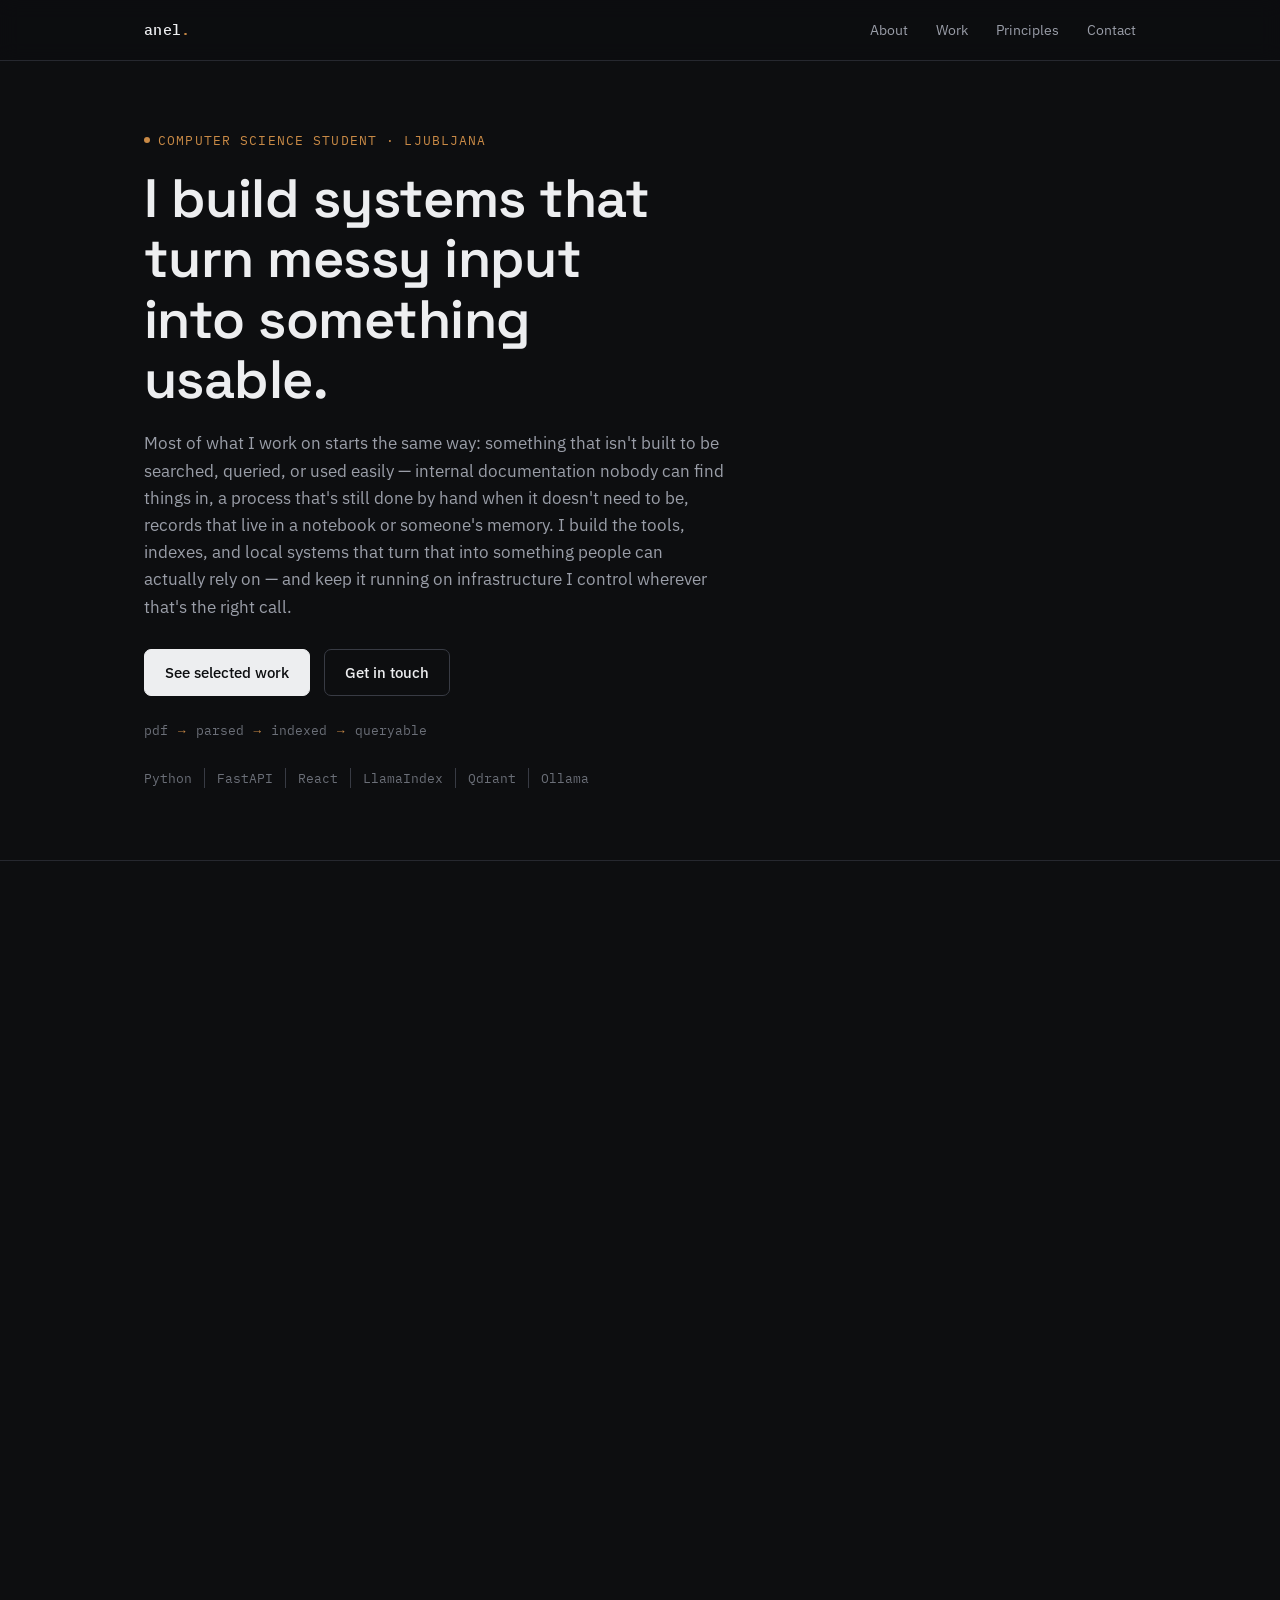
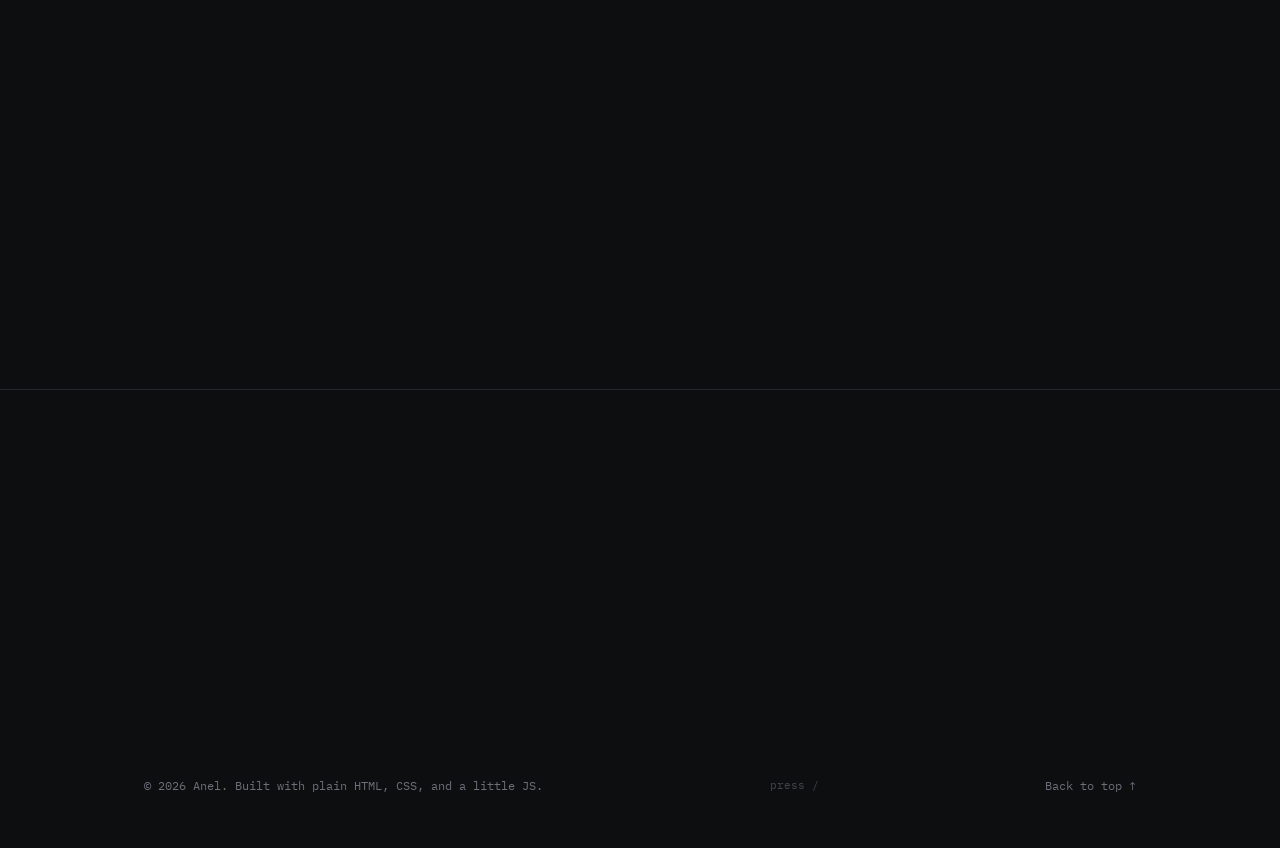
<file: index.html>
<!DOCTYPE html>
<html lang="en">
<head>
<meta charset="UTF-8">
<meta name="viewport" content="width=device-width, initial-scale=1.0">

<!-- Security headers set via meta (see README-SECURITY.md for the HTTP-header
     versions your host should also send — meta tags can't cover everything,
     e.g. frame-ancestors and X-Frame-Options only work as real headers). -->
<meta http-equiv="Content-Security-Policy" content="default-src 'self'; script-src 'self'; style-src 'self'; img-src 'self' data:; font-src 'self'; connect-src 'self'; object-src 'none'; base-uri 'self'; form-action 'self'; frame-ancestors 'none'; upgrade-insecure-requests">
<meta name="referrer" content="strict-origin-when-cross-origin">

<title>Anel — Computer and Information science student, Ljubljana</title>
<meta name="description" content="I build systems that turn messy input — documentation, records, manual processes — into something structured and usable. CS student in Ljubljana working on local-first RAG and automation tools.">

<!-- Open Graph -->
<meta property="og:title" content="Anel — Computer and Information science student, Ljubljana">
<meta property="og:description" content="I build systems that turn messy input into something usable — local RAG tools, document automation, and quiz platforms.">
<meta property="og:type" content="website">
<meta property="og:url" content="https://anels.netlify.app/">
<meta property="og:image" content="https://anels.netlify.app/og-image.png">
<meta name="twitter:card" content="summary_large_image">

<link rel="icon" type="image/svg+xml" href="favicon.svg">

<link rel="stylesheet" href="fonts.css">

<link rel="stylesheet" href="styles.css">
</head>
<body>

<a href="#main-content" class="skip-link">Skip to content</a>

<header class="site-nav">
  <div class="wrap nav-inner">
    <a href="#top" class="nav-logo">anel<span>.</span></a>
    <button class="nav-toggle" id="navToggle" aria-expanded="false" aria-controls="navLinks" aria-label="Toggle navigation menu">
      <svg viewBox="0 0 24 24" fill="none" stroke="currentColor" stroke-width="2" stroke-linecap="round"><line x1="4" y1="7" x2="20" y2="7"/><line x1="4" y1="12" x2="20" y2="12"/><line x1="4" y1="17" x2="20" y2="17"/></svg>
    </button>
    <ul class="nav-links" id="navLinks">
      <li class="nav-indicator" id="navIndicator" aria-hidden="true"></li>
      <li><a href="#about">About</a></li>
      <li><a href="#work">Work</a></li>
      <li><a href="#principles">Principles</a></li>
      <li><a href="#contact">Contact</a></li>
    </ul>
  </div>
</header>


<main id="top">
  <div id="main-content"></div>

  <section class="hero" id="hero">
    <div class="wrap">
      <span class="eyebrow">Computer science student · Ljubljana</span>
      <h1>I build systems that turn messy input into something usable.</h1>
      <p class="lede">
        Most of what I work on starts the same way: something that isn't built to be
        searched, queried, or used easily — internal documentation nobody can find things
        in, a process that's still done by hand when it doesn't need to be, records that
        live in a notebook or someone's memory. I build the tools, indexes, and local
        systems that turn that into something people can actually rely on — and
        keep it running on infrastructure I control wherever that's the right call.
      </p>
      <div class="hero-cta">
        <a href="#work" class="btn btn-primary">See selected work</a>
        <a href="#contact" class="btn btn-ghost">Get in touch</a>
      </div>
      <p class="hero-flow">pdf <span class="arrow">→</span> parsed <span class="arrow">→</span> indexed <span class="arrow">→</span> queryable</p>
      <div class="hero-meta">
        <span class="stack-item">Python</span>
        <span class="stack-item">FastAPI</span>
        <span class="stack-item">React</span>
        <span class="stack-item">LlamaIndex</span>
        <span class="stack-item">Qdrant</span>
        <span class="stack-item">Ollama</span>
      </div>
    </div>
  </section>

  <section id="about">
    <div class="wrap">
      <div class="section-head reveal">
        <span class="eyebrow">About</span>
        <h2>Document-heavy work, automated one system at a time</h2>
      </div>
      <div class="about-grid reveal">
        <div class="col-text">
          <p>
            I'm currently in my third year at FRI, the Faculty of Computer and Information
            Science in Ljubljana. Day to day, I work in IT at a company that supplies and
            services laboratory and analytical equipment — mostly building and maintaining
            a local RAG chatbot the team uses to search internal documentation and task
            history, plus the usual IT support: fixing whatever's broken on a colleague's
            machine that week.
          </p>
          <p>
            Outside of that, I build things for people who need something specific:
            FlockBook, a record-keeping app for a farmer tracking a flock of sheep, and
            QuizArena, a public quiz platform with a leaderboard and user ratings. I also
            run a small football and graphic design page on the side. The thread connecting
            all of it is the same regardless of domain: take something unstructured or hard
            to use, and turn it into something people can actually rely on.
          </p>
        </div>
        <aside class="about-aside">
          <dl>
            <dt>Based in</dt>
            <dd>Ljubljana, Slovenia</dd>
            <dt>Studying</dt>
            <dd>Computer &amp; information science, FRI</dd>
            <dt>Day to day</dt>
            <dd>Local RAG chatbot, IT support for colleagues</dd>
            <dt>Also building</dt>
            <dd>Tools for a couple of outside clients, on the side</dd>
          </dl>
        </aside>
      </div>
      <div class="about-grid about-grid-secondary reveal">
        <div class="col-text">
          <p>
            I've also spent time on design outside of code — business cards, logos,
            that kind of thing — and it's stuck with me. I still think about interfaces
            as design problems as much as engineering ones, which is part of why
            interfaces (this site included) get real attention, not just the systems
            behind them.
          </p>
        </div>
        <aside class="about-aside">
          <dl>
            <dt>Also designs</dt>
            <dd>Business cards, logos, UI/UX</dd>
          </dl>
        </aside>
      </div>
    </div>
  </section>

  <section id="work">
    <div class="wrap">
      <div class="section-head reveal">
        <span class="eyebrow">Selected work</span>
        <h2>A few projects that show how I approach a problem</h2>
        <p>Not an exhaustive list — the ones that best show the kind of work I actually enjoy.</p>
      </div>

      <div class="work-list">

        <article class="project reveal">
          <div class="project-head">
            <span class="project-title">Local RAG assistant over internal documentation</span>
            <span class="project-index">01</span>
          </div>
          <div class="flow">docs + task DB → LlamaIndex / Qdrant (hybrid) → Ollama (local LLM) → chat / CLI</div>
          <div class="project-body">
            <div>
              <h4>Problem</h4>
              <p>Colleagues needed to search internal documentation and past task history, but the material is sensitive enough that routing it through an external API wasn't an option.</p>
            </div>
            <div>
              <h4>What I built</h4>
              <p>A retrieval-augmented chatbot running entirely on local infrastructure: LlamaIndex over a Qdrant vector store with hybrid dense + sparse retrieval (bge-m3 embeddings plus BM25), served by a local Ollama model. A dual-mode retriever blends document search with a guarded natural-language-to-SQL agent over a MySQL task database, so the same interface answers "what does the policy say" and "what's the status of this task."</p>
            </div>
            <div>
              <h4>Why it matters</h4>
              <p>Ingestion handles PDF, DOCX, PPTX, CSV, and XLSX, plus OCR for scanned Slovenian, Croatian, and Serbian documents, with incremental indexing and checkpointing so re-runs don't start from zero. Nothing leaves the building.</p>
            </div>
          </div>

          <div class="diagram" role="img" aria-label="Diagram styled as a football tactics board: data sources sit at the back, ingestion in midfield, a highlighted dual-mode retriever as the central playmaker, the local Ollama model as the attacker, and the output as the goal, connected by dashed passing lines.">
            <svg viewBox="0 0 900 300" xmlns="http://www.w3.org/2000/svg" font-family="'IBM Plex Mono', monospace">
              <defs>
                <marker id="arrow" viewBox="0 0 10 10" refX="9" refY="5" markerWidth="6" markerHeight="6" orient="auto-start-reverse">
                  <path d="M0,0 L10,5 L0,10 z" fill="#c98a46"/>
                </marker>
              </defs>

              <!-- Pitch -->
              <rect x="30" y="35" width="840" height="245" rx="20" fill="none" stroke="#383b44" stroke-width="1"/>
              <rect x="760" y="90" width="70" height="120" rx="4" fill="none" stroke="#383b44" stroke-width="1" opacity="0.6"/>
              <line x1="450" y1="35" x2="450" y2="280" stroke="#383b44" stroke-width="1" opacity="0.6"/>
              <circle cx="450" cy="150" r="55" fill="none" stroke="#383b44" stroke-width="1" opacity="0.6"/>
              <text x="175" y="16" fill="#6b6f78" font-size="9.5" text-anchor="middle" letter-spacing="0.5">SOURCES</text>
              <text x="730" y="16" fill="#6b6f78" font-size="9.5" text-anchor="middle" letter-spacing="0.5">DELIVERY</text>

              <!-- Passing lanes -->
              <line class="flow-line" x1="116" y1="75" x2="234" y2="75" stroke="#c98a46" stroke-width="1.5" stroke-dasharray="4 4" marker-end="url(#arrow)"/>
              <line class="flow-line" x1="116" y1="225" x2="234" y2="225" stroke="#c98a46" stroke-width="1.5" stroke-dasharray="4 4" marker-end="url(#arrow)"/>
              <line class="flow-line" x1="265" y1="81" x2="431" y2="143" stroke="#c98a46" stroke-width="1.5" stroke-dasharray="4 4" marker-end="url(#arrow)"/>
              <line class="flow-line" x1="265" y1="219" x2="431" y2="157" stroke="#c98a46" stroke-width="1.5" stroke-dasharray="4 4" marker-end="url(#arrow)"/>
              <line class="flow-line" x1="470" y1="150" x2="634" y2="150" stroke="#c98a46" stroke-width="1.5" stroke-dasharray="4 4" marker-end="url(#arrow)"/>
              <line class="flow-line" x1="666" y1="150" x2="789" y2="150" stroke="#c98a46" stroke-width="1.5" stroke-dasharray="4 4" marker-end="url(#arrow)"/>

              <!-- Back line: sources -->
              <circle cx="100" cy="75" r="16" fill="#1c1e23" stroke="#383b44" stroke-width="1"/>
              <circle cx="100" cy="225" r="16" fill="#1c1e23" stroke="#383b44" stroke-width="1"/>
              <text x="100" y="107" fill="#9a9ea8" font-size="10" text-anchor="middle">Docs</text>
              <text x="100" y="121" fill="#6b6f78" font-size="8.5" text-anchor="middle">pdf · docx · pptx · csv</text>
              <text x="100" y="257" fill="#9a9ea8" font-size="10" text-anchor="middle">MySQL tasks</text>
              <text x="100" y="271" fill="#6b6f78" font-size="8.5" text-anchor="middle">internal task DB</text>

              <!-- Midfield: ingestion -->
              <circle cx="250" cy="75" r="16" fill="#1c1e23" stroke="#383b44" stroke-width="1"/>
              <circle cx="250" cy="225" r="16" fill="#1c1e23" stroke="#383b44" stroke-width="1"/>
              <text x="250" y="107" fill="#9a9ea8" font-size="10" text-anchor="middle">Ingest + embed</text>
              <text x="250" y="121" fill="#6b6f78" font-size="8.5" text-anchor="middle">bge-m3, OCR, checkpoints</text>
              <text x="250" y="257" fill="#9a9ea8" font-size="10" text-anchor="middle">Guarded SQL agent</text>
              <text x="250" y="271" fill="#6b6f78" font-size="8.5" text-anchor="middle">read-only, natural language</text>

              <!-- Playmaker: retriever -->
              <circle cx="450" cy="150" r="20" fill="#221a10" stroke="#c98a46" stroke-width="1.5"/>
              <text x="450" y="186" fill="#c98a46" font-size="10.5" text-anchor="middle">Dual-mode retriever</text>
              <text x="450" y="200" fill="#c98a46" font-size="8.5" text-anchor="middle" opacity="0.8">docs / db / both — Qdrant hybrid</text>

              <!-- Striker: local model -->
              <circle cx="650" cy="150" r="16" fill="#1c1e23" stroke="#383b44" stroke-width="1"/>
              <text x="650" y="182" fill="#9a9ea8" font-size="10" text-anchor="middle">Ollama</text>
              <text x="650" y="196" fill="#6b6f78" font-size="8.5" text-anchor="middle">local LLM</text>

              <!-- Goal: output -->
              <rect x="790" y="138" width="54" height="24" rx="4" fill="#1c1e23" stroke="#383b44" stroke-width="1"/>
              <line x1="797" y1="142" x2="797" y2="158" stroke="#383b44" stroke-width="0.5"/>
              <line x1="807" y1="142" x2="807" y2="158" stroke="#383b44" stroke-width="0.5"/>
              <line x1="817" y1="142" x2="817" y2="158" stroke="#383b44" stroke-width="0.5"/>
              <line x1="827" y1="142" x2="827" y2="158" stroke="#383b44" stroke-width="0.5"/>
              <line x1="837" y1="142" x2="837" y2="158" stroke="#383b44" stroke-width="0.5"/>
              <text x="817" y="178" fill="#9a9ea8" font-size="10" text-anchor="middle">Output</text>
              <text x="817" y="192" fill="#6b6f78" font-size="8.5" text-anchor="middle">CLI / Streamlit chat</text>
            </svg>
          </div>

          <div class="project-tags">
            <span class="tag">Python</span>
            <span class="tag">LlamaIndex</span>
            <span class="tag">Qdrant</span>
            <span class="tag">Ollama</span>
            <span class="tag">MySQL</span>
            <span class="tag">Streamlit</span>
          </div>
          <div class="project-links">
            <span class="private">Internal company project · source not public</span>
          </div>
        </article>

                <article class="project reveal">
          <div class="project-head">
            <span class="project-title">Urnik Optimizer — conflict-free lab schedules for FRI students</span>
            <span class="project-index">02</span>
          </div>
          <div class="flow">student ID → serverless scraper → backtracking search → ranked weeks + groups to request</div>
          <div class="project-body">
            <div>
              <h4>Problem</h4>
              <p>Every semester, FRI students get a timetable where lab sessions clash with each other or with lectures, or are scattered across the week with long gaps. Finding a better combination by hand means comparing dozens of group options across every subject.</p>
            </div>
            <div>
              <h4>What I built</h4>
              <p>A web app that loads a student's timetable from the faculty site through a Netlify function, then treats lab selection as a constraint satisfaction problem: a backtracking search tries every combination of lab groups, drops any with overlaps, and ranks the rest by the student's own priorities — free days, gaps, early or late hours. It ends with a concrete list of which groups to keep, swap or join.</p>
            </div>
            <div>
              <h4>Why it matters</h4>
              <p>It solves a problem every FRI student runs into at the start of a semester. Subject pages are cached so the faculty server isn't hammered, student IDs are never stored, and the solver is covered by tests that run on every push.</p>
            </div>
          </div>
          <div class="project-tags">
            <span class="tag">JavaScript</span>
            <span class="tag">Netlify Functions</span>
            <span class="tag">Web scraping</span>
            <span class="tag">Backtracking</span>
            <span class="tag">GitHub Actions</span>
            <span class="tag">Live</span>
          </div>
          <div class="project-links">
            <a href="https://urnik-optimizer.netlify.app/" target="_blank" rel="noopener noreferrer">View live ↗</a>
            <a href="https://github.com/iamsakan/urnik-optimizer" target="_blank" rel="noopener noreferrer">View source ↗</a>
          </div>
        </article>

        <article class="project reveal">
          <div class="project-head">
            <span class="project-title">QuizArena — a public quiz platform</span>
            <span class="project-index">02</span>
          </div>
          <div class="flow">author quizzes → public browsing → solve & score → rate once → leaderboard</div>
          <div class="project-body">
            <div>
              <h4>Problem</h4>
              <p>Ad-hoc quizzes are easy to write and hard to trust — there's no way to tell a well-made one from a rushed one before you've already spent time on it, and no easy way to see whether you're actually improving across repeated attempts.</p>
            </div>
            <div>
              <h4>What I built</h4>
              <p>A web app for creating, browsing, and solving quizzes, with results tracked per user so people can watch their own progress over time. Every quiz can be rated once after solving, so quizzes can be sorted by rating instead of just recency — a much better signal for someone deciding what to try next. A leaderboard adds a bit of competitive motivation on top.</p>
            </div>
            <div>
              <h4>Why it matters</h4>
              <p>It turns quiz-taking into something with a feedback loop on both sides — progress tracking for the person answering, and a quality signal (via ratings) for whoever wrote the quiz.</p>
            </div>
          </div>
          <div class="project-tags">
            <span class="tag">Quiz platform</span>
            <span class="tag">Leaderboard</span>
            <span class="tag">User ratings</span>
            <span class="tag">Live</span>
          </div>
          <div class="project-links">
            <a href="https://quizarena-is.azurewebsites.net/" target="_blank" rel="noopener noreferrer">View live ↗</a>
          </div>
        </article>

        <article class="project reveal">
          <div class="project-head">
            <span class="project-title">Order acknowledgement parser</span>
            <span class="project-index">03</span>
          </div>
          <div class="flow">order PDF → parsed BOM (flat + nested) → validated Excel (totals + checks)</div>
          <div class="project-body">
            <div>
              <h4>Problem</h4>
              <p>Lab equipment order acknowledgements arrive as PDFs with flat or deeply nested bill-of-materials structures, and turning them into something finance and fulfillment can actually work with used to be a manual copy-paste job.</p>
            </div>
            <div>
              <h4>What I built</h4>
              <p>A Python script that parses both BOM structures and exports a structured Excel file — colour-coded rows, formula-based totals, and a validation pass that flags rows that don't add up — after I'd done the conversion by hand once to know exactly which edge cases mattered.</p>
            </div>
            <div>
              <h4>Why it matters</h4>
              <p>It replaced a recurring, error-prone manual task with something that runs the same way every time, in a workflow conducted mostly in Slovenian.</p>
            </div>
          </div>
          <div class="project-tags">
            <span class="tag">Python</span>
            <span class="tag">PDF parsing</span>
            <span class="tag">Excel automation</span>
          </div>
          <div class="project-links">
            <span class="private">Internal company project · source not public</span>
          </div>
        </article>

        <article class="project reveal">
          <div class="project-head">
            <span class="project-title">FlockBook — flock record-keeping for a farmer</span>
            <span class="project-index">04</span>
          </div>
          <div class="flow">record per animal → weight · medical · breeding → CSV export</div>
          <div class="project-body">
            <div>
              <h4>Problem</h4>
              <p>Tracking a flock of sheep by hand makes it hard to see any one animal's history — weight over time, medical treatments, breeding and lambing — without digging through paper records or relying on memory.</p>
            </div>
            <div>
              <h4>What I built</h4>
              <p>A mobile-friendly React app for logging and reviewing records per animal: weight history, medical treatments, reminders, and lambing/breeding records, with CSV export for anything that needs to leave the app — an accountant, a vet, a buyer.</p>
            </div>
            <div>
              <h4>Why it matters</h4>
              <p>It's live and actually in use, not just a repo that runs on a laptop.</p>
            </div>
          </div>
          <div class="project-tags">
            <span class="tag">React</span>
            <span class="tag">CSV export</span>
            <span class="tag">Netlify</span>
          </div>
          <div class="project-links">
            <a href="https://mojeovce.netlify.app/" target="_blank" rel="noopener noreferrer">View live ↗</a>
            <a href="https://github.com/iamsakan/flockbook" target="_blank" rel="noopener noreferrer">View source ↗</a>
          </div>
        </article>

      </div>
    </div>
  </section>

  <section id="principles">
    <div class="wrap">
      <div class="section-head reveal">
        <span class="eyebrow">How I work</span>
        <h2>A few things true across most of these projects</h2>
      </div>
      <div class="principles-grid reveal">
        <div class="principle">
          <span class="eyebrow">Local-first</span>
          <p>If a task doesn't need the cloud, it doesn't get the cloud. Internal documents and task data stay on infrastructure I control, indexed and queried by models running locally.</p>
        </div>
        <div class="principle">
          <span class="eyebrow">Built for real people</span>
          <p>A project isn't done when the code runs — it's done when someone's actually using it. Coworkers search documentation through the RAG chatbot, a farmer logs flock records in FlockBook, people solve and rate quizzes on QuizArena. That's the bar, not a repo that only runs on a laptop.</p>
        </div>
        <div class="principle">
          <span class="eyebrow">Don't trust free text</span>
          <p>Language models draft well and promise structure badly. I constrain outputs with schemas, validate them against the source, and keep a guarded path — like read-only SQL — between a model and anything that matters.</p>
        </div>
        <div class="principle">
          <span class="eyebrow">Automate after, not instead of</span>
          <p>Most of my tools started as a task I did by hand at least once. That manual pass is what tells you which edge cases actually matter before you build the wrong automation.</p>
        </div>
      </div>
    </div>
  </section>

  <section id="technology">
    <div class="wrap">
      <div class="section-head reveal">
        <span class="eyebrow">Technology</span>
        <h2>What I actually build with</h2>
      </div>
      <div class="tech-grid reveal">
        <div class="tech-group">
          <h3>Languages</h3>
          <ul>
            <li>Python</li>
            <li>Java</li>
            <li>TypeScript / JavaScript</li>
            <li>SQL</li>
            <li>PHP</li>
          </ul>
        </div>
        <div class="tech-group">
          <h3>AI &amp; retrieval</h3>
          <ul>
            <li>Ollama</li>
            <li>LlamaIndex</li>
            <li>Qdrant</li>
            <li>Hybrid / BM25 search</li>
          </ul>
        </div>
        <div class="tech-group">
          <h3>Backend &amp; data</h3>
          <ul>
            <li>FastAPI</li>
            <li>MySQL / SQLite</li>
            <li>PDF, DOCX, PPTX parsing</li>
            <li>OCR</li>
          </ul>
        </div>
        <div class="tech-group">
          <h3>Frontend</h3>
          <ul>
            <li>React</li>
            <li>Semantic, accessible HTML</li>
          </ul>
        </div>
      </div>
    </div>
  </section>

  <section id="now">
    <div class="wrap">
      <div class="section-head reveal">
        <span class="eyebrow">Currently exploring</span>
        <h2>What's next</h2>
      </div>
      <div class="now-box reveal">
        <p>
          I'm still narrowing down my diploma thesis topic — leaning toward something that
          builds on the local, LLM-assisted tooling I already work with day to day, but I'd
          rather not lay out specifics here before it's settled.
        </p>
        <p>
          In parallel, I'm archiving a vendor's support knowledge base so it can be indexed
          into the same local retrieval system I built for internal documentation — extending
          it from "our" documents to a much larger reference library.
        </p>
      </div>
    </div>
  </section>

  <section id="contact">
    <div class="wrap">
      <div class="contact-grid reveal">
        <div>
          <span class="eyebrow">Contact</span>
          <h2 class="mt-10">Get in touch</h2>
          <p class="mt-16">
            If you're working on something involving document processing, local language
            models, or data that shouldn't leave your building, I'd like to hear about it.
          </p>
        </div>
        <div>
          <ul class="contact-links">
            <li>
              <span class="label">Email</span>
              <a href="mailto:anel.sakanovic77@gmail.com">anel.sakanovic77@gmail.com</a>
            </li>
            <li>
              <span class="label">GitHub</span>
              <a href="https://github.com/IamSakan" target="_blank" rel="noopener noreferrer">github.com/IamSakan</a>
            </li>
            <li>
              <span class="label">LinkedIn</span>
              <a href="https://linkedin.com/in/anel-sakanovic" target="_blank" rel="noopener noreferrer">linkedin.com/in/anel-sakanovic</a>
            </li>
          </ul>
          
        </div>
      </div>
    </div>
  </section>

</main>

<footer>
  <p>&copy; <span id="year"></span> Anel. Built with plain HTML, CSS, and a little JS.</p>
  <button type="button" class="egg-hint" id="eggHintBtn" aria-label="Open command prompt">press /</button>
  <a href="#top" class="to-top">Back to top ↑</a>
</footer>

<div class="egg-overlay" id="eggOverlay" role="dialog" aria-modal="true" aria-label="Command prompt">
  <div class="egg-panel">
    <div class="egg-output" id="eggOutput">
      <div class="line">type <span class="egg-accent">/help</span> to see what's here.</div>
    </div>
    <div class="egg-input-row">
      <span class="egg-prompt">/</span>
      <input type="text" id="eggInput" class="egg-input" placeholder="whoami" autocomplete="off" spellcheck="false">
      <kbd class="egg-esc">esc</kbd>
    </div>
  </div>
</div>


<script src="script.js" defer></script>

</body>
</html>
</file>
<file: fonts.css>
/* Self-hosted fonts — replaces the Google Fonts CDN link.
   Subsets: latin + latin-ext (covers Slovenian diacritics č š ž). */

@font-face {
  font-family: 'Space Grotesk';
  font-style: normal;
  font-weight: 500;
  font-display: swap;
  src: url('fonts/space-grotesk-latin-500-normal.woff2') format('woff2');
  unicode-range: U+0000-00FF,U+0131,U+0152-0153,U+02BB-02BC,U+02C6,U+02DA,U+02DC,U+2000-206F,U+2074,U+20AC,U+2122,U+2191,U+2193,U+2212,U+2215,U+FEFF,U+FFFD;
}
@font-face {
  font-family: 'Space Grotesk';
  font-style: normal;
  font-weight: 500;
  font-display: swap;
  src: url('fonts/space-grotesk-latin-ext-500-normal.woff2') format('woff2');
  unicode-range: U+0100-024F,U+0259,U+1E00-1EFF,U+2020,U+20A0-20AB,U+20AD-20CF,U+2113,U+2C60-2C7F,U+A720-A7FF;
}
@font-face {
  font-family: 'Space Grotesk';
  font-style: normal;
  font-weight: 600;
  font-display: swap;
  src: url('fonts/space-grotesk-latin-600-normal.woff2') format('woff2');
  unicode-range: U+0000-00FF,U+0131,U+0152-0153,U+02BB-02BC,U+02C6,U+02DA,U+02DC,U+2000-206F,U+2074,U+20AC,U+2122,U+2191,U+2193,U+2212,U+2215,U+FEFF,U+FFFD;
}
@font-face {
  font-family: 'Space Grotesk';
  font-style: normal;
  font-weight: 600;
  font-display: swap;
  src: url('fonts/space-grotesk-latin-ext-600-normal.woff2') format('woff2');
  unicode-range: U+0100-024F,U+0259,U+1E00-1EFF,U+2020,U+20A0-20AB,U+20AD-20CF,U+2113,U+2C60-2C7F,U+A720-A7FF;
}
@font-face {
  font-family: 'Space Grotesk';
  font-style: normal;
  font-weight: 700;
  font-display: swap;
  src: url('fonts/space-grotesk-latin-700-normal.woff2') format('woff2');
  unicode-range: U+0000-00FF,U+0131,U+0152-0153,U+02BB-02BC,U+02C6,U+02DA,U+02DC,U+2000-206F,U+2074,U+20AC,U+2122,U+2191,U+2193,U+2212,U+2215,U+FEFF,U+FFFD;
}
@font-face {
  font-family: 'Space Grotesk';
  font-style: normal;
  font-weight: 700;
  font-display: swap;
  src: url('fonts/space-grotesk-latin-ext-700-normal.woff2') format('woff2');
  unicode-range: U+0100-024F,U+0259,U+1E00-1EFF,U+2020,U+20A0-20AB,U+20AD-20CF,U+2113,U+2C60-2C7F,U+A720-A7FF;
}

@font-face {
  font-family: 'IBM Plex Sans';
  font-style: normal;
  font-weight: 400;
  font-display: swap;
  src: url('fonts/ibm-plex-sans-latin-400-normal.woff2') format('woff2');
  unicode-range: U+0000-00FF,U+0131,U+0152-0153,U+02BB-02BC,U+02C6,U+02DA,U+02DC,U+2000-206F,U+2074,U+20AC,U+2122,U+2191,U+2193,U+2212,U+2215,U+FEFF,U+FFFD;
}
@font-face {
  font-family: 'IBM Plex Sans';
  font-style: normal;
  font-weight: 400;
  font-display: swap;
  src: url('fonts/ibm-plex-sans-latin-ext-400-normal.woff2') format('woff2');
  unicode-range: U+0100-024F,U+0259,U+1E00-1EFF,U+2020,U+20A0-20AB,U+20AD-20CF,U+2113,U+2C60-2C7F,U+A720-A7FF;
}
@font-face {
  font-family: 'IBM Plex Sans';
  font-style: normal;
  font-weight: 500;
  font-display: swap;
  src: url('fonts/ibm-plex-sans-latin-500-normal.woff2') format('woff2');
  unicode-range: U+0000-00FF,U+0131,U+0152-0153,U+02BB-02BC,U+02C6,U+02DA,U+02DC,U+2000-206F,U+2074,U+20AC,U+2122,U+2191,U+2193,U+2212,U+2215,U+FEFF,U+FFFD;
}
@font-face {
  font-family: 'IBM Plex Sans';
  font-style: normal;
  font-weight: 500;
  font-display: swap;
  src: url('fonts/ibm-plex-sans-latin-ext-500-normal.woff2') format('woff2');
  unicode-range: U+0100-024F,U+0259,U+1E00-1EFF,U+2020,U+20A0-20AB,U+20AD-20CF,U+2113,U+2C60-2C7F,U+A720-A7FF;
}
@font-face {
  font-family: 'IBM Plex Sans';
  font-style: normal;
  font-weight: 600;
  font-display: swap;
  src: url('fonts/ibm-plex-sans-latin-600-normal.woff2') format('woff2');
  unicode-range: U+0000-00FF,U+0131,U+0152-0153,U+02BB-02BC,U+02C6,U+02DA,U+02DC,U+2000-206F,U+2074,U+20AC,U+2122,U+2191,U+2193,U+2212,U+2215,U+FEFF,U+FFFD;
}
@font-face {
  font-family: 'IBM Plex Sans';
  font-style: normal;
  font-weight: 600;
  font-display: swap;
  src: url('fonts/ibm-plex-sans-latin-ext-600-normal.woff2') format('woff2');
  unicode-range: U+0100-024F,U+0259,U+1E00-1EFF,U+2020,U+20A0-20AB,U+20AD-20CF,U+2113,U+2C60-2C7F,U+A720-A7FF;
}

@font-face {
  font-family: 'IBM Plex Mono';
  font-style: normal;
  font-weight: 400;
  font-display: swap;
  src: url('fonts/ibm-plex-mono-latin-400-normal.woff2') format('woff2');
  unicode-range: U+0000-00FF,U+0131,U+0152-0153,U+02BB-02BC,U+02C6,U+02DA,U+02DC,U+2000-206F,U+2074,U+20AC,U+2122,U+2191,U+2193,U+2212,U+2215,U+FEFF,U+FFFD;
}
@font-face {
  font-family: 'IBM Plex Mono';
  font-style: normal;
  font-weight: 400;
  font-display: swap;
  src: url('fonts/ibm-plex-mono-latin-ext-400-normal.woff2') format('woff2');
  unicode-range: U+0100-024F,U+0259,U+1E00-1EFF,U+2020,U+20A0-20AB,U+20AD-20CF,U+2113,U+2C60-2C7F,U+A720-A7FF;
}
@font-face {
  font-family: 'IBM Plex Mono';
  font-style: normal;
  font-weight: 500;
  font-display: swap;
  src: url('fonts/ibm-plex-mono-latin-500-normal.woff2') format('woff2');
  unicode-range: U+0000-00FF,U+0131,U+0152-0153,U+02BB-02BC,U+02C6,U+02DA,U+02DC,U+2000-206F,U+2074,U+20AC,U+2122,U+2191,U+2193,U+2212,U+2215,U+FEFF,U+FFFD;
}
@font-face {
  font-family: 'IBM Plex Mono';
  font-style: normal;
  font-weight: 500;
  font-display: swap;
  src: url('fonts/ibm-plex-mono-latin-ext-500-normal.woff2') format('woff2');
  unicode-range: U+0100-024F,U+0259,U+1E00-1EFF,U+2020,U+20A0-20AB,U+20AD-20CF,U+2113,U+2C60-2C7F,U+A720-A7FF;
}
</file>
<file: styles.css>
:root{
    --bg: #0d0e10;
    --bg-elevated: #16171b;
    --bg-elevated-2: #1c1e23;
    --border: #26282f;
    --border-strong: #383b44;
    --text: #edeef0;
    --text-secondary: #9a9ea8;
    --text-tertiary: #6b6f78;
    --accent: #c98a46;
    --accent-soft: rgba(201, 138, 70, 0.13);
    --accent-border: rgba(201, 138, 70, 0.35);

    --font-display: 'Space Grotesk', 'Helvetica Neue', Arial, sans-serif;
    --font-body: 'IBM Plex Sans', -apple-system, BlinkMacSystemFont, sans-serif;
    --font-mono: 'IBM Plex Mono', 'SFMono-Regular', Menlo, monospace;

    --max-width: 1040px;
    --edge: 24px;
  }

  *, *::before, *::after{ box-sizing: border-box; }

  html{
    background: var(--bg);
    scroll-behavior: smooth;
  }

  @media (prefers-reduced-motion: reduce){
    html{ scroll-behavior: auto; }
    *, *::before, *::after{
      animation-duration: 0.001ms !important;
      animation-iteration-count: 1 !important;
      transition-duration: 0.001ms !important;
      transition-delay: 0s !important;
      scroll-behavior: auto !important;
    }
  }

  body{
    margin: 0;
    background: var(--bg);
    color: var(--text);
    font-family: var(--font-body);
    font-size: 16px;
    line-height: 1.6;
    -webkit-font-smoothing: antialiased;
    text-rendering: optimizeLegibility;
  }

  ::selection{ background: var(--accent-soft); color: var(--text); }

  a{ color: inherit; }

  a:focus-visible,
  button:focus-visible{
    outline: 2px solid var(--accent);
    outline-offset: 3px;
    border-radius: 2px;
  }

  h1, h2, h3{
    font-family: var(--font-display);
    font-weight: 600;
    letter-spacing: -0.01em;
    margin: 0;
  }

  p{ margin: 0; }

  .wrap{
    max-width: var(--max-width);
    margin: 0 auto;
    padding: 0 var(--edge);
  }

  .eyebrow{
    font-family: var(--font-mono);
    font-size: 12.5px;
    letter-spacing: 0.09em;
    text-transform: uppercase;
    color: var(--accent);
    display: inline-flex;
    align-items: center;
    gap: 8px;
  }
  .eyebrow::before{
    content: "";
    width: 6px;
    height: 6px;
    border-radius: 50%;
    background: var(--accent);
    flex: none;
  }

  .skip-link{
    position: absolute;
    top: -48px;
    left: 16px;
    z-index: 100;
    background: var(--text);
    color: var(--bg);
    font-family: var(--font-mono);
    font-size: 13px;
    padding: 10px 16px;
    border-radius: 6px;
    text-decoration: none;
    transition: top 0.15s ease;
  }
  .skip-link:focus{ top: 12px; }

  /* ---------- Nav ---------- */
  header.site-nav{
    position: sticky;
    top: 0;
    z-index: 50;
    backdrop-filter: blur(10px);
    background: rgba(13, 14, 16, 0.78);
    border-bottom: 1px solid var(--border);
  }
  .nav-inner{
    display: flex;
    align-items: center;
    justify-content: space-between;
    height: 60px;
  }
  .nav-logo{
    font-family: var(--font-mono);
    font-size: 14.5px;
    font-weight: 500;
    text-decoration: none;
    letter-spacing: 0.02em;
  }
  .nav-logo span{ color: var(--accent); }
  .nav-links{
    list-style: none;
    display: flex;
    gap: 28px;
    margin: 0;
    padding: 0;
    position: relative;
  }
  .nav-indicator{
    position: absolute;
    bottom: -1px;
    left: 0;
    width: 0;
    height: 2px;
    background: var(--accent);
    border-radius: 1px;
    pointer-events: none;
    transition: left 0.25s ease, width 0.25s ease;
  }
  .nav-links a{
    text-decoration: none;
    font-size: 14px;
    color: var(--text-secondary);
    transition: color 0.15s ease;
  }
  .nav-links a:hover{ color: var(--text); }
  .nav-links a.active{ color: var(--accent); }

  .nav-toggle{
    display: none;
    background: none;
    border: 1px solid var(--border-strong);
    border-radius: 6px;
    color: var(--text);
    width: 38px;
    height: 34px;
    align-items: center;
    justify-content: center;
    cursor: pointer;
  }
  .nav-toggle svg{ width: 18px; height: 18px; }

  /* ---------- Sections ---------- */
  section{
    padding: 88px 0;
    border-bottom: 1px solid var(--border);
  }
  section:last-of-type{ border-bottom: none; }

  .section-head{
    max-width: 620px;
    margin-bottom: 48px;
  }
  .section-head h2{
    font-size: clamp(24px, 3vw, 30px);
    margin-top: 10px;
  }
  .section-head p{
    color: var(--text-secondary);
    margin-top: 12px;
    font-size: 15.5px;
  }

  .reveal{
    opacity: 0;
    transform: translateY(14px);
    transition: opacity 0.6s ease, transform 0.6s ease;
  }
  .reveal.is-visible{
    opacity: 1;
    transform: translateY(0);
  }

  /* ---------- Hero ---------- */
  .hero{
    padding: 64px 0 72px;
    border-bottom: 1px solid var(--border);
  }
  .hero h1{
    margin-top: 18px;
    font-size: clamp(34px, 5.2vw, 54px);
    line-height: 1.12;
    max-width: 15ch;
  }
  .hero .lede{
    margin-top: 20px;
    max-width: 58ch;
    font-size: 17px;
    color: var(--text-secondary);
  }
  .hero-cta{
    display: flex;
    gap: 14px;
    margin-top: 28px;
    flex-wrap: wrap;
  }
  .btn{
    font-family: var(--font-body);
    font-size: 14.5px;
    font-weight: 500;
    text-decoration: none;
    padding: 11px 20px;
    border-radius: 7px;
    border: 1px solid var(--border-strong);
    transition: border-color 0.15s ease, background 0.15s ease, transform 0.15s ease;
    display: inline-flex;
    align-items: center;
  }
  .btn-primary{
    background: var(--text);
    color: var(--bg);
    border-color: var(--text);
  }
  .btn-primary:hover{ transform: translateY(-1px); opacity: 0.92; }
  .btn-ghost{
    color: var(--text);
    background: transparent;
  }
  .btn-ghost:hover{ border-color: var(--accent-border); color: var(--accent); }

  .hero-flow{
    margin-top: 24px;
    font-family: var(--font-mono);
    font-size: 12.5px;
    color: var(--text-tertiary);
    display: flex;
    align-items: center;
    gap: 10px;
    flex-wrap: wrap;
  }
  .hero-flow .arrow{ color: var(--accent); }

  .hero-meta{
    margin-top: 28px;
    font-family: var(--font-mono);
    font-size: 12.5px;
    color: var(--text-tertiary);
    display: flex;
    flex-wrap: wrap;
    gap: 8px 0;
  }
  .hero-meta .stack-item{
    padding: 0 12px;
    border-left: 1px solid var(--border-strong);
  }
  .hero-meta .stack-item:first-child{
    padding-left: 0;
    border-left: none;
  }

  /* ---------- About ---------- */
  .about-grid{
    display: grid;
    grid-template-columns: 1.6fr 1fr;
    gap: 56px;
  }
  .about-grid p + p{ margin-top: 18px; }
  .about-grid .col-text p{
    color: var(--text-secondary);
    font-size: 15.5px;
    max-width: 62ch;
  }
  .about-aside{
    border-left: 1px solid var(--border);
    padding-left: 28px;
  }
  .about-aside dl{ margin: 0; }
  .about-aside dt{
    font-family: var(--font-mono);
    font-size: 11.5px;
    letter-spacing: 0.06em;
    text-transform: uppercase;
    color: var(--text-tertiary);
    margin-top: 22px;
  }
  .about-aside dt:first-child{ margin-top: 0; }
  .about-aside dd{
    margin: 6px 0 0;
    font-size: 14.5px;
    color: var(--text-secondary);
  }
  .about-grid-secondary{
    margin-top: 40px;
    padding-top: 32px;
    border-top: 1px solid var(--border);
  }

  /* ---------- Work ---------- */
  .work-list{
    display: flex;
    flex-direction: column;
    gap: 20px;
  }
  .work-list .project:nth-child(1){ transition-delay: 0s; }
  .work-list .project:nth-child(2){ transition-delay: 0.09s; }
  .work-list .project:nth-child(3){ transition-delay: 0.18s; }
  .work-list .project:nth-child(4){ transition-delay: 0.27s; }
  .project{
    border: 1px solid var(--border);
    border-radius: 12px;
    background: var(--bg-elevated);
    padding: 32px;
    transition: border-color 0.2s ease, transform 0.2s ease;
  }
  .project:hover{
    border-color: var(--border-strong);
  }
  .project-head{
    display: flex;
    justify-content: space-between;
    align-items: baseline;
    gap: 16px;
    flex-wrap: wrap;
  }
  .project-title{
    font-family: var(--font-display);
    font-size: 19px;
    font-weight: 600;
  }
  .project-index{
    font-family: var(--font-mono);
    font-size: 12px;
    color: var(--text-tertiary);
  }
  .flow{
    font-family: var(--font-mono);
    font-size: 12.5px;
    color: var(--accent);
    background: var(--accent-soft);
    border: 1px solid var(--accent-border);
    border-radius: 6px;
    padding: 9px 12px;
    margin-top: 16px;
    display: inline-block;
    line-height: 1.5;
  }
  .diagram{
    margin-top: 24px;
    padding: 20px;
    background: var(--bg-elevated-2);
    border: 1px solid var(--border);
    border-radius: 10px;
    overflow-x: auto;
  }
  .diagram svg{ display: block; min-width: 640px; }
  .flow-line{
    animation: dash-flow 1.6s linear infinite;
  }
  @keyframes dash-flow{
    to{ stroke-dashoffset: -8; }
  }
  .project-body{
    margin-top: 20px;
    display: grid;
    grid-template-columns: repeat(3, 1fr);
    gap: 22px;
  }
  .project-body h4{
    font-family: var(--font-mono);
    font-size: 11px;
    letter-spacing: 0.06em;
    text-transform: uppercase;
    color: var(--text-tertiary);
    margin: 0 0 8px;
    font-weight: 500;
  }
  .project-body p{
    font-size: 14.5px;
    color: var(--text-secondary);
  }
  .project-tags{
    margin-top: 22px;
    display: flex;
    flex-wrap: wrap;
    gap: 8px;
  }
  .tag{
    font-family: var(--font-mono);
    font-size: 11.5px;
    color: var(--text-secondary);
    border: 1px solid var(--border-strong);
    border-radius: 100px;
    padding: 4px 11px;
  }

  .project-links{
    margin-top: 18px;
    display: flex;
    gap: 18px;
  }
  .project-links a{
    font-family: var(--font-mono);
    font-size: 12.5px;
    color: var(--text-secondary);
    text-decoration: none;
    display: inline-flex;
    align-items: center;
    gap: 6px;
    border-bottom: 1px solid transparent;
    transition: color 0.15s ease, border-color 0.15s ease;
  }
  .project-links a:hover{
    color: var(--accent);
    border-color: var(--accent-border);
  }

    .project-links .private{
    font-family: var(--font-mono);
    font-size: 12.5px;
    color: var(--text-secondary);
    opacity: 0.75;
  }

  .also-built{
    margin-top: 28px;
    display: grid;
    grid-template-columns: 1fr 1fr;
    gap: 16px;
  }
  .also-built .item{
    border: 1px solid var(--border);
    border-radius: 10px;
    padding: 18px 20px;
  }
  .also-built .item h4{
    font-family: var(--font-display);
    font-size: 15px;
    font-weight: 600;
    margin: 0 0 6px;
  }
  .also-built .item p{
    font-size: 14px;
    color: var(--text-secondary);
  }

  /* ---------- Principles ---------- */
  .principles-grid{
    display: grid;
    grid-template-columns: repeat(2, 1fr);
    gap: 1px;
    background: var(--border);
    border: 1px solid var(--border);
    border-radius: 12px;
    overflow: hidden;
  }
  .principle{
    background: var(--bg);
    padding: 30px 32px;
  }
  .principle .eyebrow{ font-size: 11.5px; }
  .principle p{
    margin-top: 12px;
    font-size: 15px;
    color: var(--text-secondary);
    max-width: 46ch;
  }

  /* ---------- Technology ---------- */
  .tech-grid{
    display: grid;
    grid-template-columns: repeat(4, 1fr);
    gap: 32px;
  }
  .tech-group h3{
    font-family: var(--font-mono);
    font-size: 11.5px;
    letter-spacing: 0.06em;
    text-transform: uppercase;
    color: var(--text-tertiary);
    font-weight: 500;
    margin-bottom: 14px;
  }
  .tech-group ul{
    list-style: none;
    margin: 0;
    padding: 0;
    display: flex;
    flex-direction: column;
    gap: 9px;
  }
  .tech-group li{
    font-size: 14.5px;
    color: var(--text);
  }

  /* ---------- Now ---------- */
  .now-box{
    border: 1px solid var(--border);
    border-radius: 12px;
    padding: 32px;
    background: var(--bg-elevated);
    max-width: 720px;
  }
  .now-box p{
    color: var(--text-secondary);
    font-size: 15.5px;
    margin-top: 14px;
  }
  .now-box p:first-of-type{ margin-top: 0; }

  /* ---------- Utility (replaces inline style attributes for CSP) ---------- */
  .mt-10{ margin-top: 10px; }
  .mt-14{ margin-top: 14px; }
  .mt-16{ margin-top: 16px; }
  .egg-accent{ color: var(--accent); }

  /* ---------- Contact ---------- */
  .contact-grid{
    display: grid;
    grid-template-columns: 1fr 1fr;
    gap: 40px;
    align-items: start;
  }
  .contact-grid p{
    color: var(--text-secondary);
    font-size: 15.5px;
    max-width: 46ch;
  }
  .contact-links{
    list-style: none;
    margin: 0;
    padding: 0;
  }
  .contact-links li{
    border-top: 1px solid var(--border);
    padding: 16px 0;
    display: flex;
    justify-content: space-between;
    align-items: center;
  }
  .contact-links li:last-child{ border-bottom: 1px solid var(--border); }
  .contact-links .label{
    font-family: var(--font-mono);
    font-size: 12px;
    color: var(--text-tertiary);
    text-transform: uppercase;
    letter-spacing: 0.06em;
  }
  .contact-links a{
    text-decoration: none;
    font-size: 15px;
    color: var(--text);
    transition: color 0.15s ease;
  }
  .contact-links a:hover{ color: var(--accent); }
  .placeholder-note{
    font-family: var(--font-mono);
    font-size: 11.5px;
    color: var(--text-tertiary);
  }

  footer{
    padding: 32px var(--edge) 48px;
    max-width: var(--max-width);
    margin: 0 auto;
    display: flex;
    justify-content: space-between;
    align-items: center;
    flex-wrap: wrap;
    gap: 12px;
  }
  footer p{
    font-family: var(--font-mono);
    font-size: 12px;
    color: var(--text-tertiary);
  }
  .to-top{
    font-family: var(--font-mono);
    font-size: 12px;
    color: var(--text-tertiary);
    text-decoration: none;
  }
  .to-top:hover{ color: var(--accent); }

  /* ---------- Responsive ---------- */
  @media (max-width: 880px){
    .about-grid{ grid-template-columns: 1fr; }
    .about-aside{
      border-left: none;
      border-top: 1px solid var(--border);
      padding-left: 0;
      padding-top: 24px;
    }
    .project-body{ grid-template-columns: 1fr; gap: 16px; }
    .principles-grid{ grid-template-columns: 1fr; }
    .tech-grid{ grid-template-columns: repeat(2, 1fr); row-gap: 28px; }
    .also-built{ grid-template-columns: 1fr; }
    .contact-grid{ grid-template-columns: 1fr; gap: 24px; }
  }

  @media (max-width: 640px){
    section{ padding: 64px 0; }
    .hero{ padding: 48px 0 48px; }
    .nav-indicator{ display: none; }
    .nav-links{
      position: fixed;
      top: 60px;
      left: 0;
      right: 0;
      background: var(--bg);
      border-bottom: 1px solid var(--border);
      flex-direction: column;
      gap: 0;
      padding: 8px var(--edge) 16px;
      transform: translateY(-8px);
      opacity: 0;
      pointer-events: none;
      transition: opacity 0.18s ease, transform 0.18s ease;
    }
    .nav-links.open{
      opacity: 1;
      transform: translateY(0);
      pointer-events: auto;
    }
    .nav-links a{
      display: block;
      padding: 12px 0;
      border-top: 1px solid var(--border);
    }
    .nav-links li:first-child a{ border-top: none; }
    .nav-toggle{ display: flex; }
    .project{ padding: 24px; }
    .project-head{ flex-direction: column; align-items: flex-start; gap: 6px; }
    /* 16px prevents iOS Safari from auto-zooming the page on focus. */
    .egg-input{ font-size: 16px; }
  }
  .egg-hint{
    font-family: var(--font-mono);
    font-size: 11px;
    color: var(--text-tertiary);
    opacity: 0.55;
    background: none;
    border: none;
    padding: 8px 4px;
    cursor: pointer;
    -webkit-tap-highlight-color: transparent;
    transition: opacity 0.15s ease, color 0.15s ease;
  }
  .egg-hint:hover,
  .egg-hint:focus-visible{
    opacity: 0.9;
    color: var(--text-secondary);
  }
  .egg-overlay{
    position: fixed;
    inset: 0;
    z-index: 300;
    display: none;
    align-items: flex-end;
    justify-content: center;
    background: rgba(9, 10, 11, 0.55);
    padding: 0 16px;
  }
  .egg-overlay.open{ display: flex; }
  .egg-panel{
    width: 100%;
    max-width: 560px;
    margin-bottom: 16px;
    background: var(--bg-elevated);
    border: 1px solid var(--border-strong);
    border-radius: 10px 10px 0 0;
    box-shadow: 0 -12px 40px rgba(0,0,0,0.45);
    font-family: var(--font-mono);
    overflow: hidden;
  }
  .egg-output{
    max-height: 200px;
    overflow-y: auto;
    padding: 14px 16px 4px;
    font-size: 12.5px;
    line-height: 1.7;
  }
  .egg-output .line{ color: var(--text-secondary); white-space: pre-wrap; }
  .egg-output .line.cmd{ color: var(--text); }
  .egg-output .line.cmd::before{ content: "/"; color: var(--accent); margin-right: 2px; }
  .egg-output .line.err{ color: #b5654a; }
  .egg-link{
    color: var(--accent);
    text-decoration: underline;
    text-underline-offset: 2px;
    text-decoration-color: rgba(201, 138, 70, 0.5);
  }
  .egg-link:hover{ text-decoration-color: var(--accent); }
  .egg-input-row{
    display: flex;
    align-items: center;
    gap: 8px;
    padding: 10px 16px 14px;
    border-top: 1px solid var(--border);
  }
  .egg-prompt{ color: var(--accent); font-size: 13px; }
  .egg-input{
    flex: 1;
    background: none;
    border: none;
    outline: none;
    color: var(--text);
    font-family: var(--font-mono);
    font-size: 13px;
  }
  .egg-input::placeholder{ color: var(--text-tertiary); }
  .egg-esc{
    font-family: var(--font-mono);
    font-size: 10.5px;
    color: var(--text-tertiary);
    border: 1px solid var(--border-strong);
    border-radius: 4px;
    padding: 2px 6px;
  }
</file>
